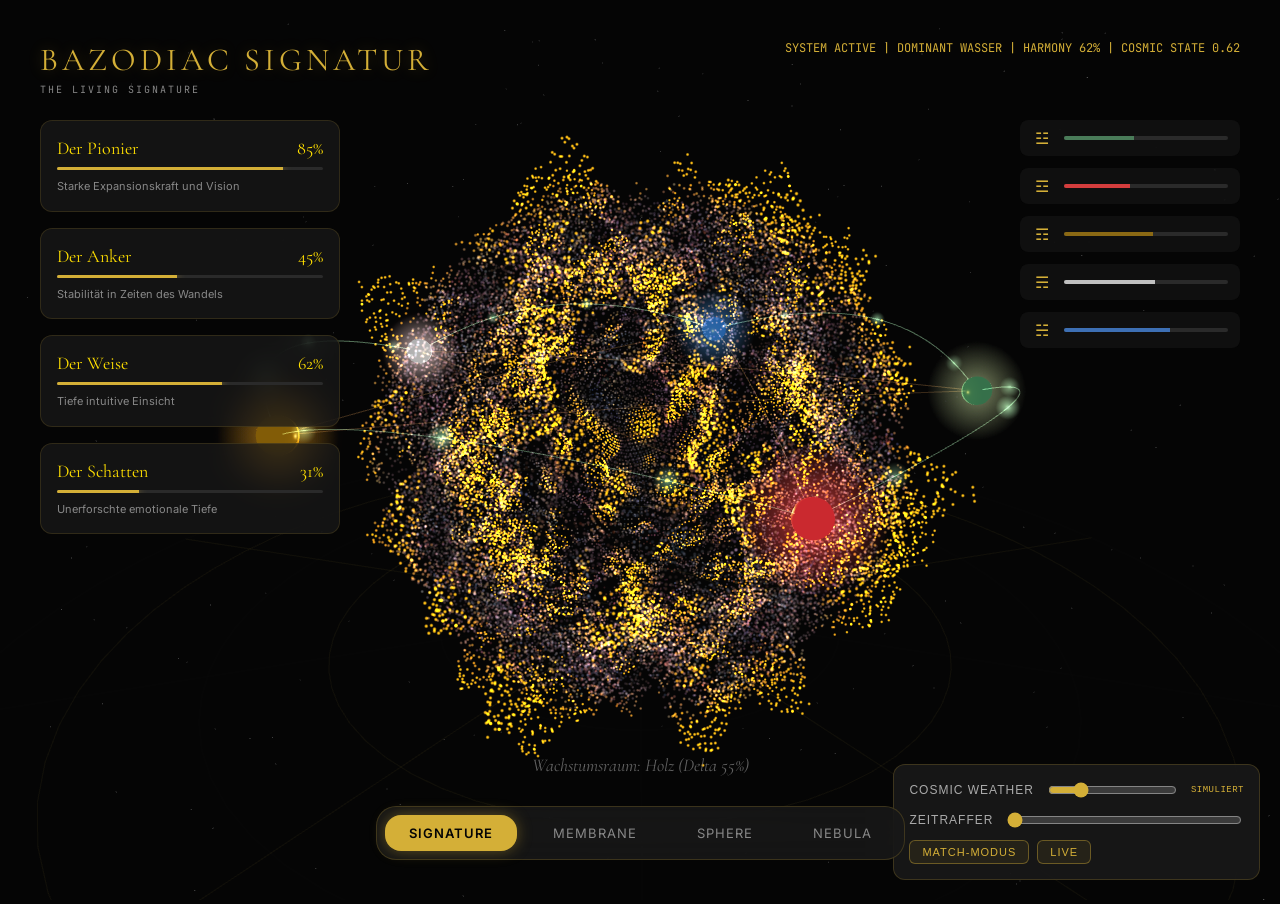
<file: index.html>
<!DOCTYPE html>
<html lang="en">
<head>
    <meta charset="UTF-8">
    <meta name="viewport" content="width=device-width, initial-scale=1.0">
    <title>Bazodiac Signature Engine</title>
    <link rel="stylesheet" href="shell.css">
    <link href="https://fonts.googleapis.com/css2?family=Cormorant+Garamond:wght@400;600&family=Inter:wght@300;400;600&family=JetBrains+Mono&display=swap" rel="stylesheet">
</head>
<body>
    <div id="viewport"></div>

    <div id="hud">
        <div class="header">
            <div class="brand">
                <div class="title">Bazodiac Signature</div>
                <div class="subtitle" id="shell-subtitle">Initializing Fusion Engine...</div>
            </div>
            <div class="metrics" style="font-family: var(--font-mono); font-size: 12px; color: var(--gold);">
                SYSTEM ACTIVE | HARMONY 78% | COSMIC STATE 0.42
            </div>
        </div>

        <div class="side-panel-left" id="archetypes-panel"></div>

        <div class="side-panel-right" id="wuxing-panel"></div>

        <div class="footer">
            <div class="growth-edge" id="growth-edge">Calculating resonance potential...</div>
            <div class="proto-switcher" id="proto-switcher"></div>
        </div>
    </div>

    <script type="module" src="shell.js"></script>
</body>
</html>
</file>
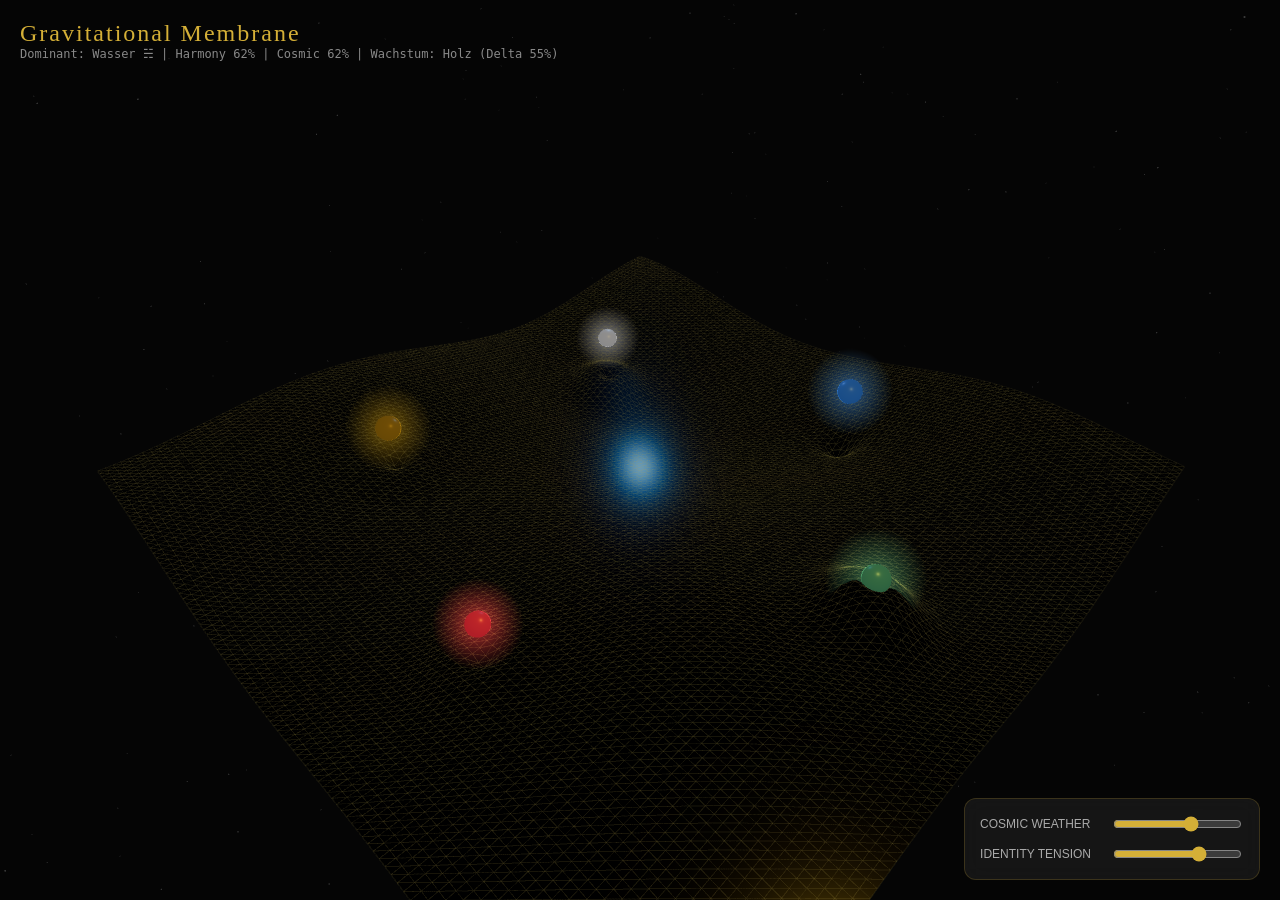
<file: prototypes/membrane/index.html>
<!DOCTYPE html>
<html lang="en">
<head>
    <meta charset="UTF-8">
    <meta name="viewport" content="width=device-width, initial-scale=1.0">
    <title>Bazodiac Membrane — Gravitational Fabric</title>
    <style>
        body { margin: 0; background: #050505; color: #e0e0e0; overflow: hidden; font-family: 'Inter', sans-serif; }
        canvas { display: block; }
        #hud { position: absolute; top: 20px; left: 20px; z-index: 10; pointer-events: none; font-family: 'Cormorant Garamond', serif; }
        .title { font-size: 24px; color: #d4af37; letter-spacing: 2px; }
        .metrics { font-family: 'JetBrains Mono', monospace; font-size: 12px; color: #888; }
        #controls { position: absolute; bottom: 20px; right: 20px; background: rgba(26, 26, 26, 0.8); padding: 15px; border-radius: 12px; border: 1px solid rgba(212, 175, 55, 0.2); backdrop-filter: blur(10px); display: flex; flex-direction: column; gap: 10px; z-index: 10; }
        .ctrl-row { display: flex; justify-content: space-between; align-items: center; gap: 20px; }
        label { font-size: 12px; color: #aaa; text-transform: uppercase; }
        input { cursor: pointer; accent-color: #d4af37; }
        /* Inside the unified shell the shell HUD already shows title + metrics */
        html.embedded #hud { display: none; }
    </style>
    <script>if (window.self !== window.top) document.documentElement.classList.add('embedded');</script>
</head>
<body>
    <div id="hud">
        <div class="title">Gravitational Membrane</div>
        <div class="metrics" id="metrics">Identity masses loaded...</div>
    </div>
    <div id="controls">
        <div class="ctrl-row"><label>Cosmic Weather</label><input type="range" id="weather" min="0" max="100" value="50"></div>
        <div class="ctrl-row"><label>Identity Tension</label><input type="range" id="tension" min="0" max="100" value="50"></div>
    </div>
    <script type="module" src="main.js"></script>
</body>
</html>
</file>
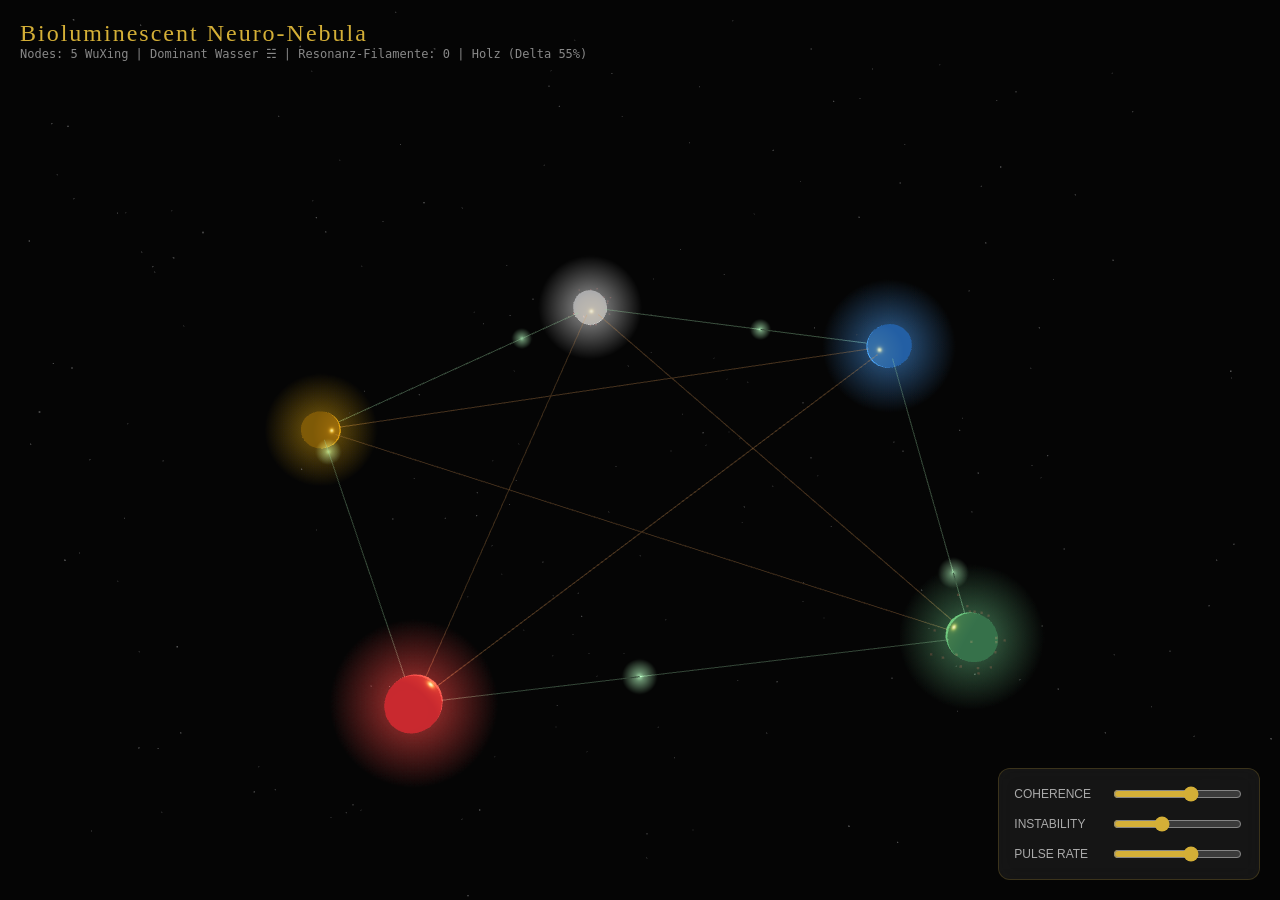
<file: prototypes/nebula/index.html>
<!DOCTYPE html>
<html lang="en">
<head>
    <meta charset="UTF-8">
    <meta name="viewport" content="width=device-width, initial-scale=1.0">
    <title>Bazodiac Nebula — Bioluminescent Network</title>
    <style>
        body { margin: 0; background: #050505; color: #e0e0e0; overflow: hidden; font-family: 'Inter', sans-serif; }
        canvas { display: block; }
        #hud { position: absolute; top: 20px; left: 20px; z-index: 10; pointer-events: none; font-family: 'Cormorant Garamond', serif; }
        .title { font-size: 24px; color: #d4af37; letter-spacing: 2px; }
        .metrics { font-family: 'JetBrains Mono', monospace; font-size: 12px; color: #888; }
        #controls { position: absolute; bottom: 20px; right: 20px; background: rgba(26, 26, 26, 0.8); padding: 15px; border-radius: 12px; border: 1px solid rgba(212, 175, 55, 0.2); backdrop-filter: blur(10px); display: flex; flex-direction: column; gap: 10px; z-index: 10; }
        .ctrl-row { display: flex; justify-content: space-between; align-items: center; gap: 20px; }
        label { font-size: 12px; color: #aaa; text-transform: uppercase; }
        input { cursor: pointer; accent-color: #d4af37; }
        /* Inside the unified shell the shell HUD already shows title + metrics */
        html.embedded #hud { display: none; }
    </style>
    <script>if (window.self !== window.top) document.documentElement.classList.add('embedded');</script>
</head>
<body>
    <div id="hud">
        <div class="title">Bioluminescent Neuro-Nebula</div>
        <div class="metrics" id="metrics">Mapping Neural Filaments...</div>
    </div>
    <div id="controls">
        <div class="ctrl-row"><label>Coherence</label><input type="range" id="harmony" min="0" max="100" value="80"></div>
        <div class="ctrl-row"><label>Instability</label><input type="range" id="friction" min="0" max="100" value="20"></div>
        <div class="ctrl-row"><label>Pulse Rate</label><input type="range" id="cosmic" min="0" max="100" value="40"></div>
    </div>
    <script type="module" src="main.js"></script>
</body>
</html>
</file>
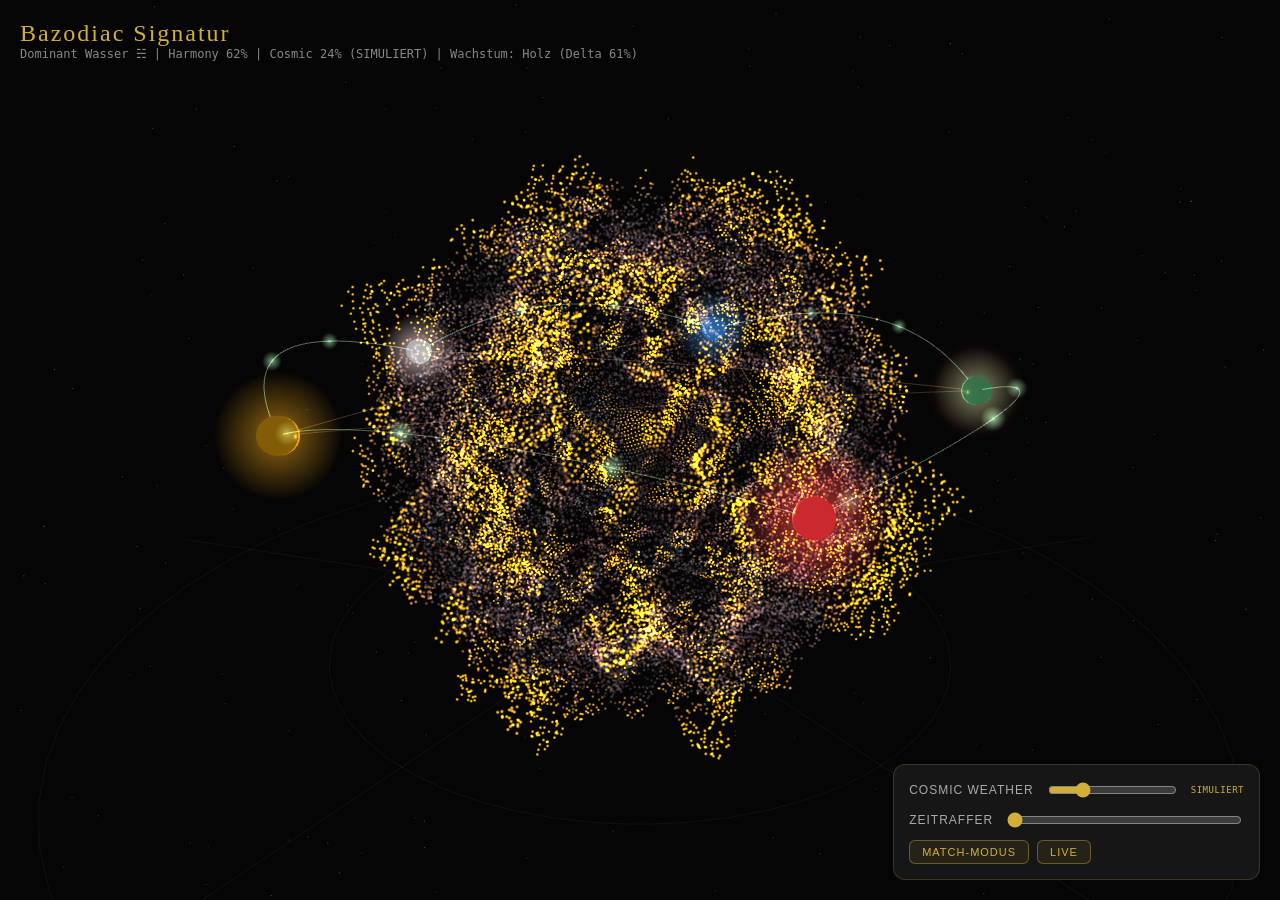
<file: prototypes/signature/index.html>
<!DOCTYPE html>
<html lang="de">
<head>
    <meta charset="UTF-8">
    <meta name="viewport" content="width=device-width, initial-scale=1.0">
    <title>Bazodiac Signatur — Kymatische Fusion</title>
    <style>
        body { margin: 0; background: #050505; color: #e0e0e0; overflow: hidden; font-family: 'Inter', sans-serif; }
        canvas { display: block; }
        #hud { position: absolute; top: 20px; left: 20px; z-index: 10; pointer-events: none; font-family: 'Cormorant Garamond', serif; }
        .title { font-size: 24px; color: #d4af37; letter-spacing: 2px; }
        .metrics { font-family: 'JetBrains Mono', monospace; font-size: 12px; color: #888; max-width: 60vw; }
        #controls { position: absolute; bottom: 20px; right: 20px; background: rgba(26, 26, 26, 0.85); padding: 15px; border-radius: 12px; border: 1px solid rgba(212, 175, 55, 0.2); backdrop-filter: blur(10px); display: flex; flex-direction: column; gap: 10px; z-index: 10; min-width: 260px; }
        .ctrl-row { display: flex; justify-content: space-between; align-items: center; gap: 12px; }
        label { font-size: 12px; color: #aaa; text-transform: uppercase; letter-spacing: 1px; }
        input[type="range"] { cursor: pointer; accent-color: #d4af37; flex: 1; min-width: 90px; }
        .src { font-family: 'JetBrains Mono', monospace; font-size: 9px; color: #d4af37; letter-spacing: 0.5px; white-space: nowrap; max-width: 110px; overflow: hidden; text-overflow: ellipsis; }
        .btn-row { justify-content: flex-start; gap: 8px; }
        button { background: rgba(212, 175, 55, 0.08); color: #d4af37; border: 1px solid rgba(212, 175, 55, 0.4); border-radius: 6px; padding: 5px 12px; font-size: 11px; text-transform: uppercase; letter-spacing: 1px; cursor: pointer; font-family: 'Inter', sans-serif; }
        button:hover { background: rgba(212, 175, 55, 0.2); }
        button.active { background: rgba(212, 175, 55, 0.35); color: #050505; font-weight: 600; }
        #matchPanel { border-top: 1px solid rgba(212, 175, 55, 0.25); padding-top: 10px; display: flex; flex-direction: column; gap: 6px; }
        #matchPanel[hidden] { display: none; }
        .mp-title { font-size: 12px; color: #d4af37; text-transform: uppercase; letter-spacing: 1px; }
        .mp-title span { font-family: 'JetBrains Mono', monospace; color: #e0e0e0; }
        .bar-row { display: flex; align-items: center; gap: 8px; font-size: 12px; }
        .bar-sym { width: 16px; text-align: center; }
        .bar-track { flex: 1; height: 5px; background: #1a1a1a; border-radius: 3px; overflow: hidden; }
        .bar-fill { height: 100%; border-radius: 3px; transition: width 0.4s ease; }
        .bar-val { font-family: 'JetBrains Mono', monospace; font-size: 9px; color: #888; width: 34px; text-align: right; }
        .mp-narrative { font-size: 11px; color: #999; line-height: 1.4; max-width: 260px; }
        /* Inside the unified shell the shell HUD already shows title + metrics */
        html.embedded #hud { display: none; }
    </style>
    <script>if (window.self !== window.top) document.documentElement.classList.add('embedded');</script>
</head>
<body>
    <div id="hud">
        <div class="title">Bazodiac Signatur</div>
        <div class="metrics" id="metrics">Lade Signatur…</div>
    </div>
    <div id="controls">
        <div class="ctrl-row">
            <label for="cosmic">Cosmic Weather</label>
            <input type="range" id="cosmic" min="0" max="100" value="50">
            <span class="src" id="cosmicSource">STATISCH</span>
        </div>
        <div class="ctrl-row">
            <label for="timelapse">Zeitraffer</label>
            <input type="range" id="timelapse" min="0" max="100" value="0">
        </div>
        <div class="ctrl-row btn-row">
            <button id="matchBtn">Match-Modus</button>
            <button id="liveBtn">Live</button>
        </div>
        <div id="matchPanel" hidden>
            <div class="mp-title">Kohärenz <span id="coherenceValue">–</span></div>
            <div id="resonanceBars"></div>
            <div class="mp-narrative" id="matchNarrative"></div>
        </div>
    </div>
    <script type="module" src="main.js"></script>
</body>
</html>
</file>
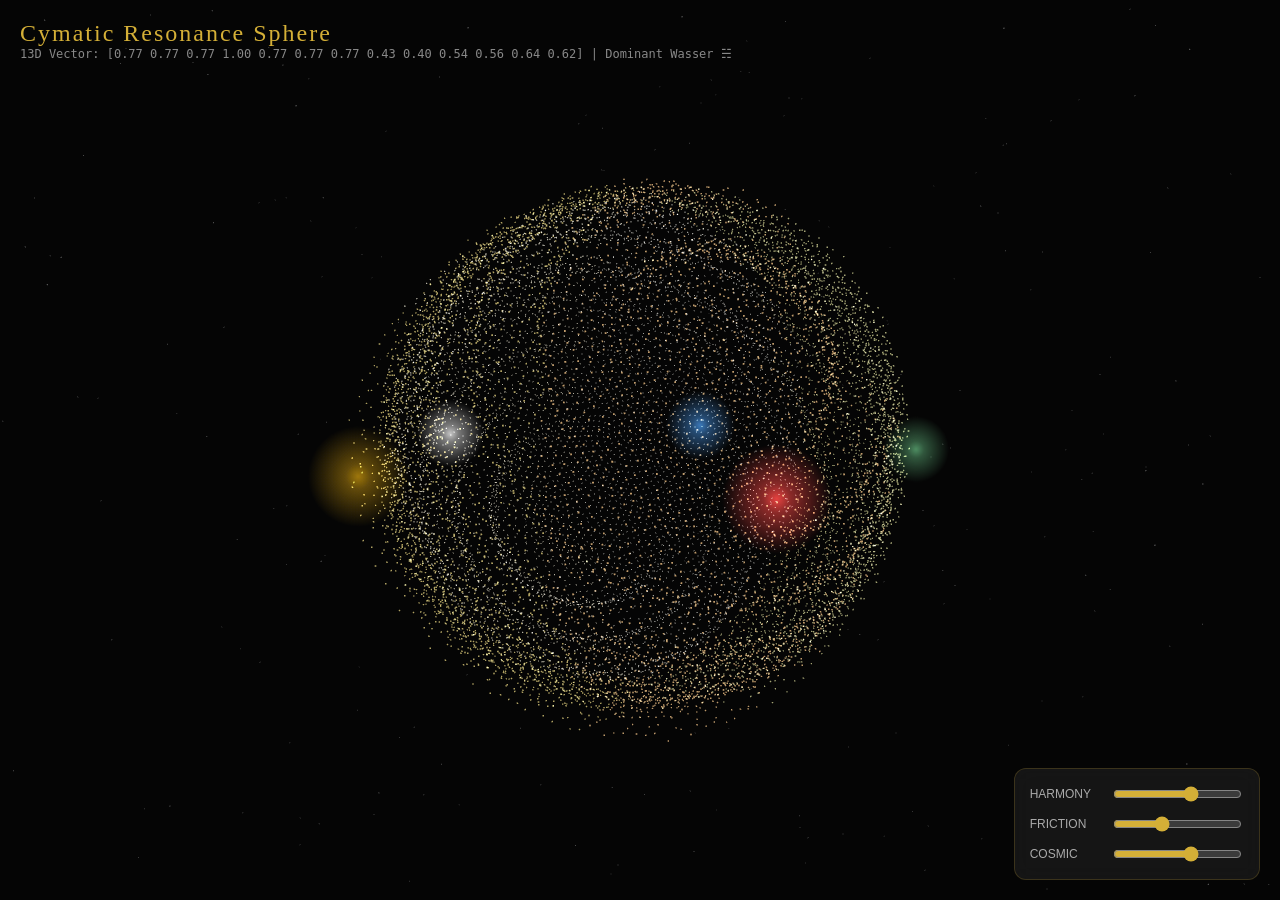
<file: prototypes/sphere/index.html>
<!DOCTYPE html>
<html lang="en">
<head>
    <meta charset="UTF-8">
    <meta name="viewport" content="width=device-width, initial-scale=1.0">
    <title>Bazodiac Sphere — Cymatic Resonance</title>
    <style>
        body { margin: 0; background: #050505; color: #e0e0e0; overflow: hidden; font-family: 'Inter', sans-serif; }
        canvas { display: block; }
        #hud { position: absolute; top: 20px; left: 20px; z-index: 10; pointer-events: none; font-family: 'Cormorant Garamond', serif; }
        .title { font-size: 24px; color: #d4af37; letter-spacing: 2px; }
        .metrics { font-family: 'JetBrains Mono', monospace; font-size: 12px; color: #888; }
        #controls { position: absolute; bottom: 20px; right: 20px; background: rgba(26, 26, 26, 0.8); padding: 15px; border-radius: 12px; border: 1px solid rgba(212, 175, 55, 0.2); backdrop-filter: blur(10px); display: flex; flex-direction: column; gap: 10px; z-index: 10; }
        .ctrl-row { display: flex; justify-content: space-between; align-items: center; gap: 20px; }
        label { font-size: 12px; color: #aaa; text-transform: uppercase; }
        input { cursor: pointer; accent-color: #d4af37; }
        /* Inside the unified shell the shell HUD already shows title + metrics */
        html.embedded #hud { display: none; }
    </style>
    <script>if (window.self !== window.top) document.documentElement.classList.add('embedded');</script>
</head>
<body>
    <div id="hud">
        <div class="title">Cymatic Resonance Sphere</div>
        <div class="metrics" id="metrics">Syncing 13D Vector...</div>
    </div>
    <div id="controls">
        <div class="ctrl-row"><label>Harmony</label><input type="range" id="harmony" min="0" max="100" value="70"></div>
        <div class="ctrl-row"><label>Friction</label><input type="range" id="friction" min="0" max="100" value="30"></div>
        <div class="ctrl-row"><label>Cosmic</label><input type="range" id="cosmic" min="0" max="100" value="50"></div>
    </div>
    <script type="module" src="main.js"></script>
</body>
</html>
</file>
<file: shell.css>
:root {
    --void: #050505;
    --obsidian: #1a1a1a;
    --obsidian-lt: #2a2a2a;
    --gold: #d4af37;
    --gold-bright: #ffdf00;
    --gold-dim: #8b7500;
    --silver: #c0c0c0;
    --platinum: #e5e4e2;
    --friction: #ff4444;
    --harmony: #44ff88;
    --neutral: #4488cc;
    --mystery: #8b5cf6;
    --text: #e0e0e0;
    --text-dim: #888888;
    --text-muted: #555555;
    --font-display: "Cormorant Garamond", "Playfair Display", Georgia, serif;
    --font-body: "Inter", "SF Pro", -apple-system, sans-serif;
    --font-mono: "JetBrains Mono", "Fira Code", monospace;
}

* { margin: 0; padding: 0; box-sizing: border-box; }

body {
    background: var(--void);
    color: var(--text);
    font-family: var(--font-body);
    overflow: hidden;
    height: 100vh;
    width: 100vw;
}

/* The Canvas Wrapper */
#viewport {
    position: absolute;
    top: 0; left: 0;
    width: 100%; height: 100%;
    z-index: 1;
    background: var(--void);
}

iframe {
    width: 100%; height: 100%;
    border: none;
    transition: opacity 0.8s ease-in-out;
}

/* Luxury HUD Overlay */
#hud {
    position: absolute;
    top: 0; left: 0;
    width: 100%; height: 100%;
    z-index: 10;
    pointer-events: none;
    display: flex;
    flex-direction: column;
    justify-content: space-between;
    padding: 40px;
}

/* Only re-enable pointer events on elements that are actually interactive —
   .header and .footer are full-width flex bands that would otherwise swallow
   clicks/drags meant for the prototype iframe below (sliders, OrbitControls). */
#hud > * { pointer-events: none; }
#hud .side-panel-left, #hud .side-panel-right, #hud .proto-switcher { pointer-events: auto; }

/* Header */
.header {
    display: flex;
    justify-content: space-between;
    align-items: flex-start;
}

.brand {
    text-align: left;
}

.brand .title {
    font-family: var(--font-display);
    font-size: 32px;
    color: var(--gold);
    letter-spacing: 4px;
    text-transform: uppercase;
    margin-bottom: 4px;
    text-shadow: 0 0 15px rgba(212, 175, 55, 0.3);
}

.brand .subtitle {
    font-family: var(--font-mono);
    font-size: 10px;
    color: var(--text-dim);
    text-transform: uppercase;
    letter-spacing: 2px;
}

/* Left Panel: Archetypes */
.side-panel-left {
    position: absolute;
    top: 120px;
    left: 40px;
    display: flex;
    flex-direction: column;
    gap: 16px;
    width: 300px;
}

.archetype-card {
    background: rgba(26, 26, 26, 0.7);
    border: 1px solid rgba(212, 175, 55, 0.15);
    border-radius: 12px;
    padding: 16px;
    backdrop-filter: blur(12px);
    transition: all 0.4s cubic-bezier(0.165, 0.84, 0.44, 1);
}

.archetype-card:hover {
    border-color: var(--gold);
    background: rgba(26, 26, 26, 0.9);
    transform: translateX(10px);
    box-shadow: 0 0 20px rgba(212, 175, 55, 0.1);
}

.archetype-card .label {
    font-family: var(--font-display);
    font-size: 18px;
    color: var(--gold-bright);
    margin-bottom: 8px;
    display: flex;
    justify-content: space-between;
}

.archetype-card .resonance-bg {
    height: 3px;
    background: var(--obsidian-lt);
    border-radius: 2px;
    overflow: hidden;
}

.archetype-card .resonance-fill {
    height: 100%;
    background: var(--gold);
    box-shadow: 0 0 8px var(--gold);
    transition: width 1.2s cubic-bezier(0.165, 0.84, 0.44, 1);
}

.archetype-card .narrative {
    font-size: 11px;
    color: var(--text-dim);
    margin-top: 8px;
    line-height: 1.5;
}

/* Right Panel: WuXing */
.side-panel-right {
    position: absolute;
    top: 120px;
    right: 40px;
    display: flex;
    flex-direction: column;
    gap: 12px;
    width: 220px;
}

.wuxing-row {
    display: flex;
    align-items: center;
    gap: 12px;
    background: rgba(26, 26, 26, 0.5);
    padding: 8px 12px;
    border-radius: 8px;
    backdrop-filter: blur(8px);
}

.wuxing-row .symbol {
    font-size: 16px;
    color: var(--gold);
    width: 20px;
    text-align: center;
}

.wuxing-row .bar-bg {
    flex: 1;
    height: 4px;
    background: var(--obsidian-lt);
    border-radius: 2px;
    overflow: hidden;
}

.wuxing-row .bar-fill {
    height: 100%;
    transition: width 1s ease;
}

/* Bottom Navigation */
.footer {
    display: flex;
    flex-direction: column;
    align-items: center;
    gap: 30px;
}

.growth-edge {
    font-family: var(--font-display);
    font-style: italic;
    font-size: 18px;
    color: var(--text-dim);
    text-align: center;
    max-width: 600px;
    opacity: 0.7;
    transition: opacity 0.5s ease;
}

.proto-switcher {
    display: flex;
    gap: 12px;
    background: rgba(26, 26, 26, 0.8);
    border: 1px solid rgba(212, 175, 55, 0.2);
    border-radius: 20px;
    padding: 8px;
    backdrop-filter: blur(15px);
}

.proto-btn {
    background: transparent;
    border: none;
    color: var(--text-dim);
    font-family: var(--font-body);
    font-size: 13px;
    padding: 10px 24px;
    border-radius: 16px;
    cursor: pointer;
    transition: all 0.3s ease;
    text-transform: uppercase;
    letter-spacing: 1px;
}

.proto-btn:hover {
    color: var(--text);
    background: var(--obsidian-lt);
}

.proto-btn.active {
    background: var(--gold);
    color: var(--void);
    font-weight: 600;
    box-shadow: 0 0 15px rgba(212, 175, 55, 0.4);
}
</file>
